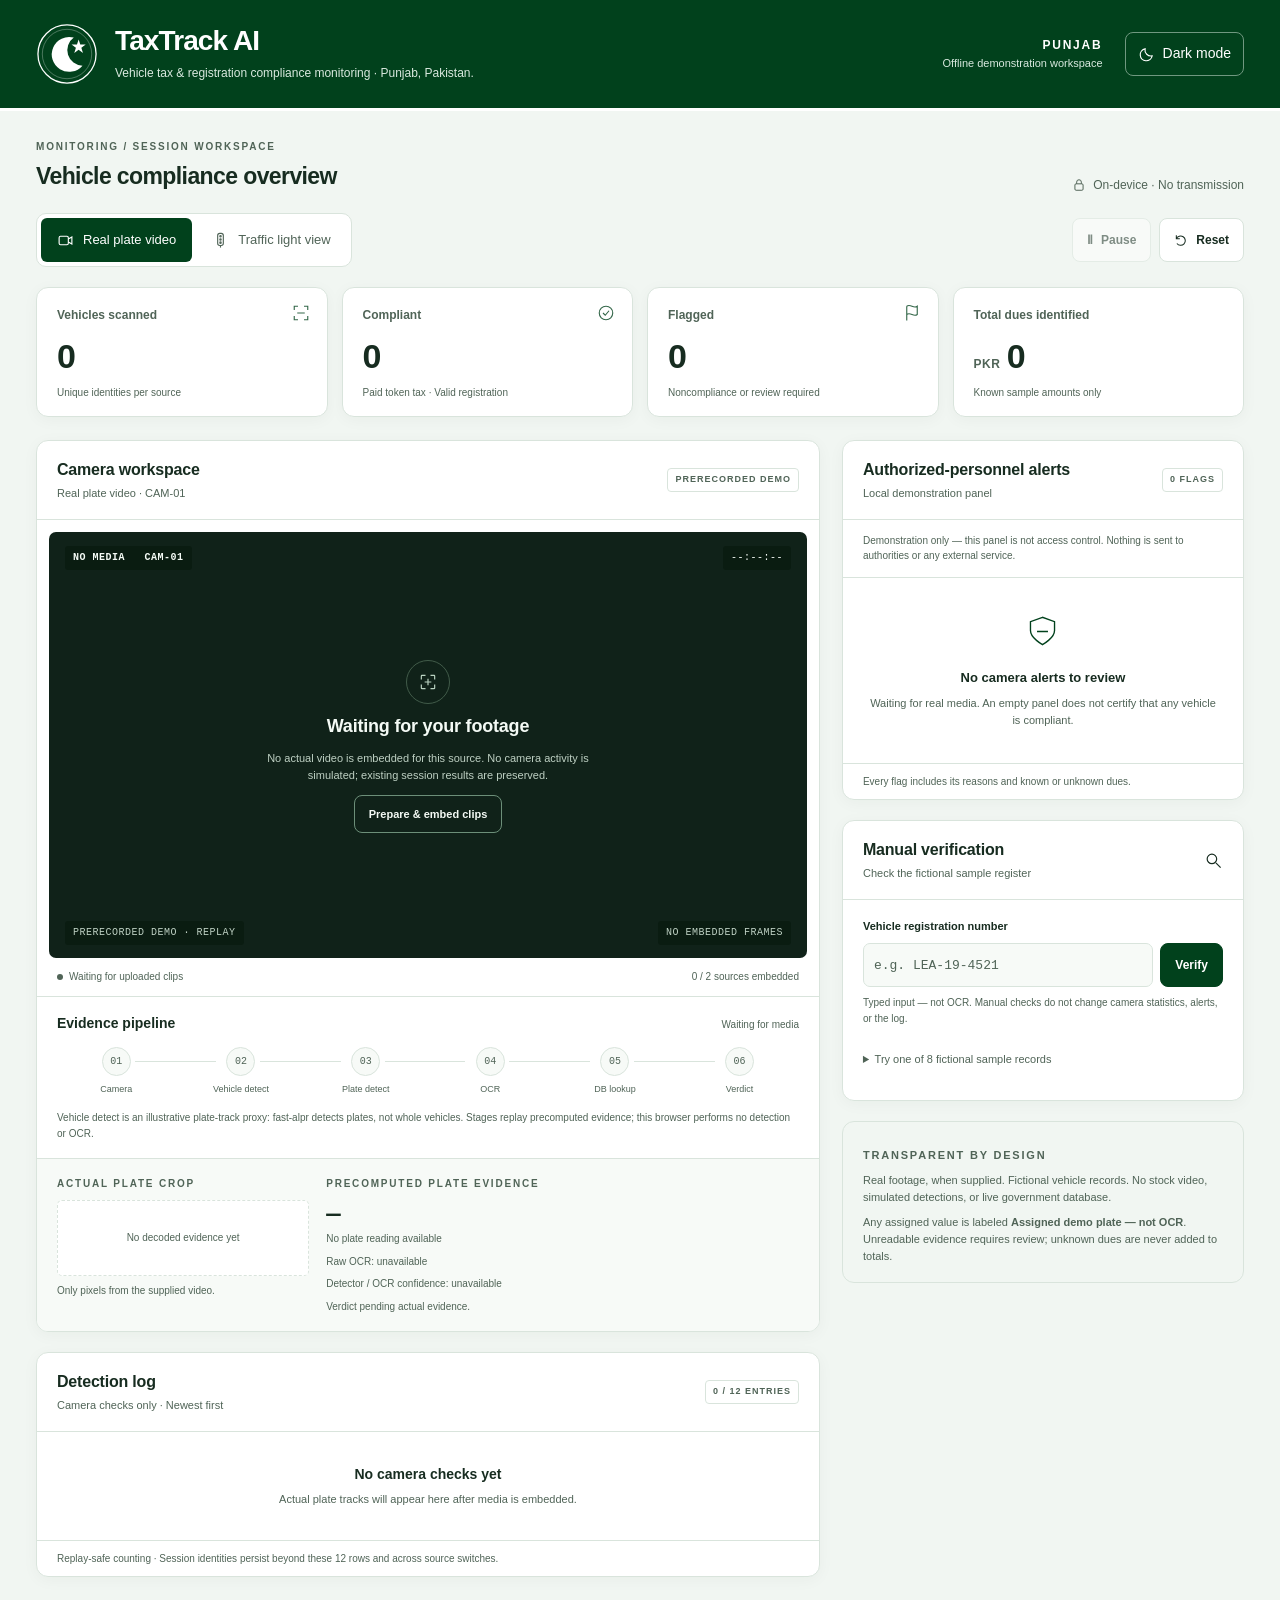
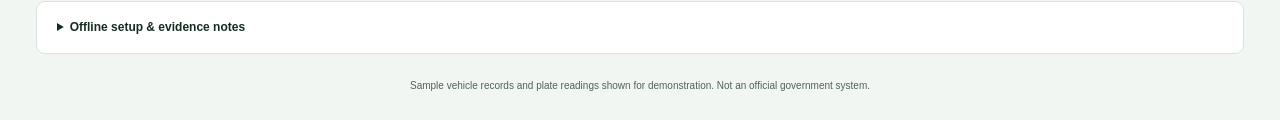
<file: TaxTrack-main/index.html>
<!doctype html>
<html lang="en">
<head>
  <meta charset="utf-8">
  <meta name="viewport" content="width=device-width, initial-scale=1">
  <meta http-equiv="Content-Security-Policy" content="default-src 'none'; script-src 'unsafe-inline'; style-src 'unsafe-inline'; media-src data: blob:; img-src data:; connect-src 'none'; base-uri 'none'; form-action 'none'">
  <meta name="color-scheme" content="light dark">
  <title>TaxTrack AI — Vehicle compliance workspace</title>
  <style>
    :root {
      --green: #01411c; --green-hover: #07582b; --white: #fff; --page: #f1f6f2; --surface: #fff;
      --surface-soft: #f7faf7; --ink: #172c20; --muted: #506457; --line: #d9e4dc; --accent: #01411c;
      --accent-soft: #e6f1e9; --alert: #b3321f; --alert-soft: #fff0ed; --alert-line: #edc2b9;
      --processing: #755800; --processing-soft: #fff5cf; --yellow: #f2cf54; --box-green: #5bdf8c; --box-red: #f16b55;
      --focus: #8b6400; --camera: #102219; --camera-ink: #f4faf5; --camera-muted: #bed0c3;
      --shadow: 0 3px 16px rgb(19 57 31 / 4%); --radius: 12px; --mono: Consolas, 'Cascadia Mono', 'Liberation Mono', monospace;
      --sans: 'Segoe UI', 'Helvetica Neue', sans-serif; color-scheme: light;
    }
    :root[data-theme="dark"] {
      --page: #111b15; --surface: #19271f; --surface-soft: #203027; --ink: #ecf5ee; --muted: #b2c4b7;
      --line: #354b3d; --accent: #91dbab; --accent-soft: #263f2e; --alert: #ff9b88; --alert-soft: #39251f;
      --alert-line: #7e463b; --processing: #f2d879; --processing-soft: #3c351d; --focus: #f2cf54;
      --shadow: none; color-scheme: dark;
    }
    * { box-sizing: border-box; }
    body { margin: 0; background: var(--page); color: var(--ink); font: 14px/1.55 var(--sans); }
    button, input, summary { font: inherit; }
    button, summary { -webkit-tap-highlight-color: transparent; }
    button { cursor: pointer; }
    button:disabled { cursor: not-allowed; opacity: .52; }
    button, input, a, summary { touch-action: manipulation; }
    :focus-visible { outline: 3px solid var(--focus); outline-offset: 4px; }
    h1, h2, h3, p { margin: 0; }
    h2 { font-size: 16px; font-weight: 650; letter-spacing: -.2px; }
    h3 { font-size: 14px; font-weight: 650; }
    svg { flex: 0 0 auto; }
    [hidden] { display: none !important; }
    .sr-only { position: absolute; width: 1px; height: 1px; padding: 0; overflow: hidden; clip-path: inset(50%); white-space: nowrap; }
    .skip-link { position: fixed; top: 8px; left: 8px; z-index: 10; padding: 10px 18px; background: var(--surface); color: var(--ink); transform: translateY(-160%); }
    .skip-link:focus { transform: none; }
    .site-header { color: var(--white); background: var(--green); border-bottom: 3px solid var(--white); }
    .header-inner { max-width: 1440px; margin: auto; min-height: 108px; padding: 20px 36px; display: flex; align-items: center; justify-content: space-between; gap: 24px; }
    .brand { display: flex; align-items: center; gap: 17px; min-width: 0; }
    .emblem { width: 62px; height: 62px; }
    .brand h1 { font-size: 28px; line-height: 1.15; letter-spacing: -.9px; font-weight: 650; }
    .brand p { margin-top: 7px; font-size: 12px; color: #d9e9df; }
    .header-aside { display: flex; align-items: center; gap: 22px; flex-shrink: 0; }
    .jurisdiction { text-align: right; font-size: 11px; color: #d9e9df; }
    .jurisdiction strong { display: block; font-size: 12px; letter-spacing: 1.8px; color: var(--white); }
    .theme-button { min-width: 44px; height: 44px; padding: 0 12px; border: 1px solid #709880; border-radius: 8px; background: transparent; color: var(--white); display: flex; align-items: center; gap: 8px; }
    .site-header :focus-visible { outline-color: var(--yellow); }
    .theme-button:hover { background: #155532; }
    main { max-width: 1440px; margin: auto; padding: 28px 36px 18px; }
    .workspace-heading { display: flex; justify-content: space-between; gap: 12px; align-items: end; margin-bottom: 19px; }
    .eyebrow { font-size: 10px; font-weight: 700; letter-spacing: 1.8px; text-transform: uppercase; color: var(--muted); }
    .workspace-heading h2 { font-size: 23px; margin-top: 4px; font-weight: 600; letter-spacing: -.6px; }
    .offline-label { display: flex; align-items: center; gap: 7px; color: var(--muted); font-size: 12px; }
    .dot { width: 6px; height: 6px; background: currentColor; border-radius: 50%; display: inline-block; flex-shrink: 0; }
    .toolbar { display: flex; justify-content: space-between; gap: 12px; align-items: center; margin-bottom: 20px; }
    .sources { display: flex; min-width: 0; padding: 4px; gap: 4px; border: 1px solid var(--line); border-radius: 10px; background: var(--surface); }
    .source-button { display: flex; align-items: center; justify-content: center; gap: 9px; min-height: 44px; padding: 9px 16px; border: 0; border-radius: 6px; background: transparent; color: var(--muted); font-size: 13px; }
    .source-button[aria-pressed="true"] { background: var(--green); color: var(--white); }
    .source-button:not([aria-pressed="true"]):hover { background: var(--surface-soft); color: var(--ink); }
    .toolbar-actions { display: flex; gap: 8px; }
    .button { min-height: 44px; border: 1px solid var(--line); border-radius: 8px; padding: 9px 14px; background: var(--surface); color: var(--ink); display: inline-flex; align-items: center; justify-content: center; gap: 8px; font-weight: 600; font-size: 12px; }
    .button:not(:disabled):hover { border-color: var(--accent); background: var(--accent-soft); }
    .button.primary { background: var(--green); border-color: var(--green); color: var(--white); }
    .button.primary:hover { background: var(--green-hover); }
    .stats { display: grid; grid-template-columns: repeat(4, minmax(0, 1fr)); gap: 14px; margin-bottom: 23px; }
    .stat { position: relative; padding: 18px 20px 16px; border: 1px solid var(--line); border-radius: var(--radius); background: var(--surface); box-shadow: var(--shadow); }
    .stat-label { font-size: 12px; font-weight: 600; color: var(--muted); }
    .stat-value { display: block; font-size: clamp(25px, 3vw, 34px); line-height: 1.2; margin: 11px 0 8px; font-weight: 600; letter-spacing: -1px; font-variant-numeric: tabular-nums; overflow-wrap: anywhere; }
    .stat-value .currency { font-size: 12px; letter-spacing: .6px; color: var(--muted); margin-right: 6px; }
    .stat-note { font-size: 10px; color: var(--muted); }
    .stat-symbol { position: absolute; top: 16px; right: 17px; color: var(--accent); opacity: .8; }
    .stat.flagged.has-flags .stat-value, .stat.flagged.has-flags .stat-symbol { color: var(--alert); }
    .dashboard-grid { display: grid; grid-template-columns: minmax(0, 1.95fr) minmax(290px, 1fr); gap: 22px; align-items: start; }
    .column { min-width: 0; display: grid; gap: 20px; }
    .card { min-width: 0; border: 1px solid var(--line); border-radius: var(--radius); background: var(--surface); box-shadow: var(--shadow); overflow: hidden; }
    .card-heading { display: flex; align-items: center; justify-content: space-between; gap: 10px; padding: 17px 20px; border-bottom: 1px solid var(--line); }
    .card-heading > div { min-width: 0; overflow-wrap: anywhere; }
    .card-heading p { font-size: 11px; color: var(--muted); margin-top: 2px; }
    .media-strip > span, .section-label > span { min-width: 0; overflow-wrap: anywhere; }
    .tag { font-size: 9px; font-weight: 700; letter-spacing: 1px; text-transform: uppercase; padding: 4px 7px; border: 1px solid var(--line); border-radius: 4px; color: var(--muted); white-space: nowrap; }
    .camera-wrap { padding: 12px; padding-bottom: 0; }
    .camera-surface { position: relative; aspect-ratio: 16 / 9; min-height: 270px; background: var(--camera); color: var(--camera-ink); border-radius: 7px; overflow: hidden; }
    #camera-canvas { display: block; width: 100%; height: 100%; position: absolute; inset: 0; object-fit: contain; }
    .camera-top, .camera-bottom { position: absolute; left: 16px; right: 16px; display: flex; align-items: center; justify-content: space-between; gap: 10px; pointer-events: none; font: 10px/1.4 var(--mono); letter-spacing: .5px; }
    .camera-top { top: 14px; z-index: 2; }
    .camera-top span, .camera-bottom span { background: rgb(10 28 17 / 88%); padding: 5px 8px; border-radius: 3px; }
    .camera-bottom { bottom: 13px; color: var(--camera-muted); }
    .camera-indicator { color: var(--camera-ink); }
    .camera-indicator.is-recording { color: var(--box-green); }
    .camera-empty { position: absolute; inset: 48px 16px 45px; display: flex; flex-direction: column; justify-content: safe center; align-items: center; text-align: center; gap: 9px; overflow-y: auto; }
    .camera-empty > * { flex-shrink: 0; }
    .camera-empty .empty-icon { width: 44px; height: 44px; padding: 11px; border: 1px solid #415b49; border-radius: 50%; color: #bad2c1; }
    .camera-empty h3 { font-size: 18px; font-weight: 550; letter-spacing: -.2px; }
    .camera-empty p { font-size: 11px; color: var(--camera-muted); max-width: 365px; }
    .camera-empty button { background: transparent; color: var(--camera-ink); border-color: #6c8f79; min-height: 38px; font-size: 11px; margin-top: 2px; }
    .camera-empty button:hover { color: var(--green); }
    .media-strip { display: flex; justify-content: space-between; align-items: center; gap: 10px; padding: 11px 20px; font-size: 10px; color: var(--muted); }
    .media-status { display: flex; gap: 6px; align-items: center; }
    .media-status[data-state="playing"] { color: var(--accent); }
    .media-status[data-state="blocked"], .media-status[data-state="error"] { color: var(--processing); }
    .pipeline { border-top: 1px solid var(--line); padding: 16px 20px; }
    .section-label { display: flex; justify-content: space-between; align-items: baseline; gap: 8px; margin-bottom: 13px; }
    .section-label span { font-size: 10px; color: var(--muted); }
    .stages { display: grid; grid-template-columns: repeat(6, minmax(0, 1fr)); gap: 6px; padding: 0; margin: 0; list-style: none; }
    .stage { position: relative; text-align: center; font-size: 9px; color: var(--muted); }
    .stage:not(:last-child)::after { content: ''; position: absolute; left: calc(50% + 19px); right: calc(-50% + 19px); top: 14px; height: 1px; background: var(--line); }
    .stage-number { display: grid; place-items: center; width: 29px; height: 29px; border-radius: 50%; border: 1px solid var(--line); margin: 0 auto 7px; font: 10px var(--mono); background: var(--surface-soft); }
    .stage.is-current .stage-number { border-color: var(--processing); color: var(--processing); background: var(--processing-soft); }
    .stage.is-done .stage-number { border-color: var(--accent); color: var(--accent); background: var(--accent-soft); }
    .stage.is-flagged .stage-number { border-color: var(--alert); color: var(--alert); background: var(--alert-soft); }
    .pipeline-note { font-size: 10px; line-height: 1.6; color: var(--muted); margin-top: 13px; }
    .evidence { display: grid; grid-template-columns: minmax(0, .8fr) minmax(0, 1.5fr); gap: 17px; padding: 17px 20px; border-top: 1px solid var(--line); background: var(--surface-soft); }
    .crop-frame { min-height: 68px; height: 76px; margin-top: 8px; border: 1px dashed var(--line); border-radius: 5px; display: grid; place-items: center; background: var(--surface); overflow: hidden; }
    .crop-frame span { color: var(--muted); font-size: 10px; padding: 4px; text-align: center; }
    #crop-canvas { display: block; max-width: 100%; max-height: 72px; object-fit: contain; }
    .small-note { font-size: 10px; color: var(--muted); overflow-wrap: anywhere; margin-top: 7px; }
    .plate-reading { min-height: 37px; font: 600 clamp(17px, 2vw, 24px)/1.35 var(--mono); letter-spacing: 1px; padding-top: 7px; overflow-wrap: anywhere; }
    .evidence-label { color: var(--muted); font-size: 10px; }
    .evidence-label.assigned { color: var(--processing); font-weight: 650; }
    .badge { display: inline-block; font-size: 10px; font-weight: 600; padding: 3px 7px; border-radius: 4px; background: var(--surface-soft); color: var(--muted); }
    .badge.good { color: var(--accent); background: var(--accent-soft); }
    .badge.flag { color: var(--alert); background: var(--alert-soft); }
    .badge.wait { color: var(--processing); background: var(--processing-soft); }
    .table-wrap { overflow-x: auto; max-width: 100%; }
    table { width: 100%; border-collapse: collapse; text-align: left; font-size: 11px; min-width: 635px; }
    th { padding: 11px 15px; background: var(--surface-soft); color: var(--muted); font-size: 9px; font-weight: 600; letter-spacing: .5px; text-transform: uppercase; white-space: nowrap; }
    td { padding: 13px 15px; border-top: 1px solid var(--line); vertical-align: top; }
    td small { display: block; font-size: 9px; color: var(--muted); margin-top: 4px; max-width: 150px; }
    .mono { font-family: var(--mono); font-variant-numeric: tabular-nums; }
    .log-empty { padding: 32px 20px; text-align: center; }
    .log-empty p { color: var(--muted); font-size: 11px; margin-top: 5px; }
    .card-foot { padding: 10px 20px; border-top: 1px solid var(--line); color: var(--muted); font-size: 10px; }
    .alert-intro { padding: 13px 20px; border-bottom: 1px solid var(--line); color: var(--muted); font-size: 10px; }
    .alert-empty { padding: 36px 25px 34px; text-align: center; }
    .alert-empty svg { color: var(--accent); margin-bottom: 12px; }
    .alert-empty h3 { font-size: 13px; }
    .alert-empty p { font-size: 11px; color: var(--muted); margin-top: 7px; }
    .alert-list { padding: 0; margin: 0; list-style: none; max-height: 410px; overflow-y: auto; }
    .alert-item { padding: 16px 20px; border-top: 1px solid var(--alert-line); background: var(--alert-soft); border-left: 3px solid var(--alert); }
    .alert-item:first-child { border-top: 0; }
    .alert-title { display: flex; flex-wrap: wrap; align-items: center; justify-content: space-between; gap: 5px; color: var(--alert); font-weight: 650; overflow-wrap: anywhere; }
    .alert-item p { font-size: 10px; margin-top: 6px; color: var(--muted); overflow-wrap: anywhere; }
    .alert-item ul { padding-left: 16px; margin: 9px 0; font-size: 11px; }
    .alert-dues { font: 600 12px var(--mono); color: var(--alert); }
    .manual-body { padding: 18px 20px 20px; }
    .manual-body label { display: block; font-size: 11px; font-weight: 600; margin-bottom: 8px; }
    .input-row { display: flex; gap: 7px; }
    .input-row input { min-width: 0; width: 100%; border: 1px solid var(--line); border-radius: 7px; background: var(--surface-soft); color: var(--ink); padding: 10px; font: 13px var(--mono); min-height: 44px; text-transform: uppercase; }
    .input-row input::placeholder { color: var(--muted); text-transform: none; }
    .input-row input[aria-invalid="true"] { border-color: var(--processing); }
    .manual-notice { font-size: 10px; color: var(--muted); margin-top: 8px; }
    .manual-error { color: var(--processing); font-size: 11px; margin-top: 8px; }
    .examples { margin-top: 18px; }
    .examples summary { cursor: pointer; color: var(--muted); font-size: 11px; padding: 7px 0; min-height: 36px; }
    .example-list { display: grid; grid-template-columns: repeat(2, minmax(0, 1fr)); gap: 6px; margin-top: 7px; }
    .example-button { min-width: 0; min-height: 44px; padding: 7px 8px; text-align: left; border: 1px solid var(--line); border-radius: 5px; background: var(--surface-soft); color: var(--ink); font: 10px var(--mono); }
    .example-button small { display: block; margin-top: 4px; font: 9px var(--sans); color: var(--muted); }
    .example-button:hover { border-color: var(--accent); }
    .manual-result { margin-top: 15px; padding: 13px; border: 1px solid var(--line); border-radius: 7px; background: var(--surface-soft); overflow-wrap: anywhere; }
    .manual-result.flagged { border-color: var(--alert-line); background: var(--alert-soft); }
    .manual-result p { font-size: 11px; margin-top: 7px; }
    .manual-result ul { margin: 8px 0; padding-left: 17px; font-size: 11px; }
    .disclosure { padding: 17px 20px; border: 1px solid var(--line); border-radius: var(--radius); }
    .disclosure p { font-size: 11px; color: var(--muted); margin-top: 8px; }
    .help { margin-top: 24px; border: 1px solid var(--line); border-radius: 9px; background: var(--surface); }
    .help > summary { padding: 16px 20px; cursor: pointer; font-size: 12px; font-weight: 600; }
    .help-content { padding: 0 20px 20px; font-size: 12px; overflow-wrap: anywhere; }
    .help-content h3 { margin: 20px 0 8px; }
    .help-content p { margin: 8px 0; max-width: 900px; }
    .help-content pre { padding: 14px; background: var(--surface-soft); border: 1px solid var(--line); border-radius: 6px; white-space: pre-wrap; overflow-wrap: anywhere; font: 11px/1.8 var(--mono); }
    .help-content li { margin: 6px 0; }
    footer { max-width: 1440px; margin: auto; padding: 6px 36px 26px; text-align: center; color: var(--muted); font-size: 10px; }
    #decoder { position: fixed; width: 1px; height: 1px; top: 0; left: 0; opacity: 0; pointer-events: none; clip-path: inset(50%); }
    .noscript { padding: 16px; background: var(--processing-soft); color: var(--processing); }
    @media (max-width: 1050px) { .header-inner { padding-inline: 24px; } main { padding-inline: 24px; } .dashboard-grid { grid-template-columns: minmax(0, 1.65fr) minmax(280px, 1fr); gap: 16px; } .stat { padding-inline: 16px; } .stat-symbol { display: none; } .evidence { grid-template-columns: minmax(0, .85fr) minmax(0, 1.2fr); gap: 12px; } }
    @media (max-width: 820px) { .dashboard-grid { grid-template-columns: minmax(0, 1fr); } .jurisdiction { display: none; } .camera-surface { min-height: 290px; } .stats { gap: 10px; } .stat-label { font-size: 11px; } .evidence { grid-template-columns: minmax(0, .7fr) minmax(0, 1.3fr); } }
    @media (max-width: 540px) {
      .header-inner { padding: 19px 16px; gap: 12px; align-items: flex-start; } .brand { gap: 10px; align-items: flex-start; } .emblem { width: 42px; height: 42px; }
      .brand h1 { font-size: 24px; } .brand p { font-size: 10px; line-height: 1.6; } .theme-button { width: 44px; padding: 0; justify-content: center; } .theme-button span { display: none; }
      main { padding: 21px 14px 16px; } .workspace-heading { align-items: start; } .workspace-heading h2 { font-size: 20px; } .offline-label { font-size: 0; padding-top: 7px; } .offline-label svg { width: 16px; }
      .toolbar { flex-wrap: wrap; gap: 10px; } .sources { width: 100%; } .source-button { flex: 1; font-size: 11px; padding-inline: 5px; gap: 5px; } .source-button svg { width: 14px; }
      .toolbar-actions { margin-left: auto; } .toolbar-actions .button { padding-block: 7px; } .stats { grid-template-columns: repeat(2, minmax(0, 1fr)); gap: 9px; margin-bottom: 16px; }
      .stat { padding: 14px; } .stat-value { font-size: 29px; margin-block: 8px 5px; } .stat-note { font-size: 9px; }
      .card-heading { padding: 15px; } h2 { font-size: 14px; } .card-heading p { font-size: 10px; } .tag { font-size: 8px; letter-spacing: .6px; }
      .camera-wrap { padding: 8px 8px 0; } .camera-surface { min-height: 275px; } .camera-top, .camera-bottom { left: 10px; right: 10px; font-size: 8px; gap: 4px; }
      .camera-empty { inset-inline: 13px; gap: 8px; } .camera-empty h3 { font-size: 16px; } .camera-empty p { font-size: 10px; }
      .media-strip { padding-inline: 14px; flex-wrap: wrap; font-size: 9px; } .pipeline { padding: 15px 12px; } .section-label span { font-size: 9px; }
      .stages { gap: 3px; } .stage { font-size: 8px; } .stage-number { width: 26px; height: 26px; } .stage:not(:last-child)::after { top: 12px; left: calc(50% + 16px); right: calc(-50% + 16px); }
      .evidence { padding: 15px; gap: 12px; grid-template-columns: minmax(0, 1fr); } .crop-frame { max-width: 260px; } .plate-reading { font-size: 22px; }
      .manual-body, .alert-intro, .disclosure { padding-inline: 15px; } .help > summary { padding-inline: 15px; } .help-content { padding-inline: 15px; } footer { padding-inline: 18px; }
    }
    @media (prefers-reduced-motion: no-preference) { .button, .theme-button, .source-button { transition: background-color 140ms ease, border-color 140ms ease; } .stats { animation: settle 350ms ease-out both; } .dashboard-grid { animation: settle 450ms 60ms ease-out both; } @keyframes settle { from { opacity: 0; transform: translateY(5px); } to { opacity: 1; transform: none; } } }
    @media (prefers-reduced-motion: reduce) { *, *::before, *::after { animation: none !important; transition: none !important; scroll-behavior: auto !important; } }
  </style>
</head>
<body>
  <a class="skip-link" href="#workspace">Skip to workspace</a>
  <header class="site-header">
    <div class="header-inner">
      <div class="brand">
        <svg class="emblem" viewBox="0 0 64 64" aria-hidden="true"><circle cx="32" cy="32" r="30" fill="none" stroke="white" stroke-width="1.3"/><circle cx="32" cy="32" r="25.5" fill="none" stroke="white" stroke-opacity=".3"/><path d="M39 15a18 18 0 1 0 9 29 16 16 0 0 1-9-29Z" fill="white"/><path d="m44 17 1.7 5.3h5.6l-4.5 3.3 1.7 5.3-4.5-3.3-4.5 3.3 1.7-5.3-4.5-3.3h5.6Z" fill="white"/></svg>
        <div><h1>TaxTrack AI</h1><p>Vehicle tax &amp; registration compliance monitoring · Punjab, Pakistan.</p></div>
      </div>
      <div class="header-aside"><div class="jurisdiction"><strong>PUNJAB</strong>Offline demonstration workspace</div><button id="theme-toggle" class="theme-button" type="button" aria-label="Use dark theme" aria-pressed="false"><svg width="17" height="17" viewBox="0 0 24 24" fill="none" stroke="currentColor" stroke-width="1.6" aria-hidden="true"><path d="M20 14a8.5 8.5 0 0 1-10-10A8.5 8.5 0 1 0 20 14Z"/></svg><span id="theme-label">Dark mode</span></button></div>
    </div>
  </header>
  <noscript><p class="noscript">JavaScript is required for local video playback and manual checks. No camera results are available without it.</p></noscript>
  <main id="workspace" tabindex="-1">
    <div class="workspace-heading"><div><p class="eyebrow">Monitoring / Session workspace</p><h2>Vehicle compliance overview</h2></div><span class="offline-label"><svg width="14" height="14" viewBox="0 0 24 24" fill="none" stroke="currentColor" stroke-width="1.7" aria-hidden="true"><rect x="5" y="10" width="14" height="11" rx="2"/><path d="M8 10V7a4 4 0 0 1 8 0v3"/></svg>On-device · No transmission</span></div>
    <div class="toolbar" aria-label="Camera and session controls">
      <div class="sources" role="group" aria-label="Video source">
        <button class="source-button" type="button" data-source="closeup" aria-pressed="true"><svg width="17" height="17" viewBox="0 0 24 24" fill="none" stroke="currentColor" stroke-width="1.6" aria-hidden="true"><rect x="3" y="6" width="13" height="12" rx="2"/><path d="m16 10 5-3v10l-5-3"/></svg>Real plate video</button>
        <button class="source-button" type="button" data-source="traffic" aria-pressed="false"><svg width="17" height="17" viewBox="0 0 24 24" fill="none" stroke="currentColor" stroke-width="1.6" aria-hidden="true"><rect x="8" y="2" width="8" height="17" rx="3"/><path d="M12 19v3"/><circle cx="12" cy="6" r="1"/><circle cx="12" cy="10.5" r="1"/><circle cx="12" cy="15" r="1"/></svg>Traffic light view</button>
      </div>
      <div class="toolbar-actions"><button id="pause-button" class="button" type="button" disabled><span id="pause-glyph" aria-hidden="true">Ⅱ</span><span id="pause-label">Pause</span></button><button id="reset-button" class="button" type="button"><svg width="14" height="14" viewBox="0 0 24 24" fill="none" stroke="currentColor" stroke-width="1.8" aria-hidden="true"><path d="M4 10a8 8 0 1 1 1 8M4 4v6h6"/></svg>Reset</button></div>
    </div>
    <section class="stats" aria-label="Automatic camera statistics; manual checks are excluded">
      <article class="stat"><p class="stat-label">Vehicles scanned</p><svg class="stat-symbol" width="18" height="18" viewBox="0 0 24 24" fill="none" stroke="currentColor" stroke-width="1.5" aria-hidden="true"><path d="M3 8V3h5m8 0h5v5m0 8v5h-5M8 21H3v-5M7 12h10"/></svg><strong class="stat-value" id="stat-scanned">0</strong><p class="stat-note">Unique identities per source</p></article>
      <article class="stat"><p class="stat-label">Compliant</p><svg class="stat-symbol" width="18" height="18" viewBox="0 0 24 24" fill="none" stroke="currentColor" stroke-width="1.5" aria-hidden="true"><circle cx="12" cy="12" r="9"/><path d="m8 12 3 3 5-6"/></svg><strong class="stat-value" id="stat-compliant">0</strong><p class="stat-note">Paid token tax · Valid registration</p></article>
      <article class="stat flagged" id="flag-stat"><p class="stat-label">Flagged</p><svg class="stat-symbol" width="18" height="18" viewBox="0 0 24 24" fill="none" stroke="currentColor" stroke-width="1.5" aria-hidden="true"><path d="M5 22V3m0 0c5-4 9 4 14 0v11c-5 4-9-4-14 0"/></svg><strong class="stat-value" id="stat-flagged">0</strong><p class="stat-note">Noncompliance or review required</p></article>
      <article class="stat"><p class="stat-label">Total dues identified</p><strong class="stat-value"><span class="currency">PKR</span><span id="stat-dues">0</span></strong><p class="stat-note">Known sample amounts only</p></article>
    </section>
    <div class="dashboard-grid">
      <div class="column">
        <section class="card" aria-labelledby="camera-title">
          <div class="card-heading"><div><h2 id="camera-title">Camera workspace</h2><p id="source-description">Real plate video · CAM-01</p></div><span class="tag">Prerecorded demo</span></div>
          <div class="camera-wrap"><div class="camera-surface">
            <canvas id="camera-canvas" width="640" height="360" role="img" aria-label="Camera waiting for an embedded video. No footage or detections are simulated."></canvas>
            <div class="camera-top"><span><b id="record-indicator" class="camera-indicator">NO MEDIA</b> &nbsp; <b id="camera-id">CAM-01</b></span><span id="camera-clock">--:--:--</span></div>
            <div class="camera-empty" id="media-overlay"><svg class="empty-icon" viewBox="0 0 24 24" fill="none" stroke="currentColor" stroke-width="1.4" aria-hidden="true"><path d="M4 9V4h5m6 0h5v5m0 6v5h-5M9 20H4v-5m4-3h8m-4-4v8"/></svg><h3 id="media-title">Waiting for your footage</h3><p id="media-message">The selected clips have not been supplied. Camera statistics will stay at zero until actual videos are embedded.</p><button class="button" id="media-action" type="button">Prepare &amp; embed clips</button></div>
            <div class="camera-bottom"><span>PRERECORDED DEMO · REPLAY</span><span id="frame-label">NO EMBEDDED FRAMES</span></div>
          </div></div>
          <div class="media-strip"><span id="media-status" class="media-status" data-state="waiting"><i class="dot" aria-hidden="true"></i><span id="media-status-text">Waiting for uploaded clips</span></span><span id="media-metadata">0 / 2 sources embedded</span></div>
          <div class="pipeline"><div class="section-label"><h3>Evidence pipeline</h3><span id="pipeline-state">Waiting for media</span></div><ol class="stages" aria-label="Six-stage evidence presentation"><li class="stage"><span class="stage-number">01</span>Camera</li><li class="stage"><span class="stage-number">02</span>Vehicle detect</li><li class="stage"><span class="stage-number">03</span>Plate detect</li><li class="stage"><span class="stage-number">04</span>OCR</li><li class="stage"><span class="stage-number">05</span>DB lookup</li><li class="stage"><span class="stage-number">06</span>Verdict</li></ol><p class="pipeline-note">Vehicle detect is an illustrative plate-track proxy: fast-alpr detects plates, not whole vehicles. Stages replay precomputed evidence; this browser performs no detection or OCR.</p></div>
          <div class="evidence"><div><p class="eyebrow">Actual plate crop</p><div class="crop-frame"><canvas id="crop-canvas" width="1" height="1" role="img" aria-label="Actual decoded plate crop" hidden></canvas><span id="crop-empty">No decoded evidence yet</span></div><p id="crop-caption" class="small-note">Only pixels from the supplied video.</p></div><div><p class="eyebrow" id="reading-heading">Precomputed plate evidence</p><p id="plate-reading" class="plate-reading">—</p><p id="evidence-origin" class="evidence-label">No plate reading available</p><p id="raw-ocr" class="small-note">Raw OCR: unavailable</p><p id="confidence-note" class="small-note">Detector / OCR confidence: unavailable</p><p id="evidence-verdict" class="small-note">Verdict pending actual evidence.</p></div></div>
        </section>
        <section class="card" aria-labelledby="log-title"><div class="card-heading"><div><h2 id="log-title">Detection log</h2><p>Camera checks only · Newest first</p></div><span class="tag" id="log-count">0 / 12 entries</span></div><div id="log-empty" class="log-empty"><h3>No camera checks yet</h3><p>Actual plate tracks will appear here after media is embedded.</p></div><div class="table-wrap" id="log-wrap" tabindex="0" role="region" aria-label="Camera detection log; scroll horizontally for all columns" hidden><table><caption class="sr-only">Latest twelve camera verdicts with evidence origin and sample database status</caption><thead><tr><th scope="col">Time</th><th scope="col">Plate</th><th scope="col">Vehicle</th><th scope="col">Token tax</th><th scope="col">Registration</th><th scope="col">Dues</th></tr></thead><tbody id="log-body"></tbody></table></div><p class="card-foot">Replay-safe counting · Session identities persist beyond these 12 rows and across source switches.</p></section>
      </div>
      <aside class="column" aria-label="Alerts and manual verification">
        <section class="card" aria-labelledby="alerts-title"><div class="card-heading"><div><h2 id="alerts-title">Authorized-personnel alerts</h2><p>Local demonstration panel</p></div><span class="tag" id="alert-count">0 flags</span></div><p class="alert-intro">Demonstration only — this panel is not access control. Nothing is sent to authorities or any external service.</p><div class="alert-empty" id="alert-empty"><svg width="35" height="35" viewBox="0 0 32 32" fill="none" stroke="currentColor" stroke-width="1.25" aria-hidden="true"><path d="M16 3 5 7v8c0 7 11 13 11 13s11-6 11-13V7L16 3Z"/><path d="M11 16h10"/></svg><h3>No camera alerts to review</h3><p>Waiting for real media. An empty panel does not certify that any vehicle is compliant.</p></div><ol class="alert-list" id="alert-list" aria-label="Flagged camera identities" tabindex="0" hidden></ol><p class="card-foot">Every flag includes its reasons and known or unknown dues.</p></section>
        <section class="card" aria-labelledby="manual-title"><div class="card-heading"><div><h2 id="manual-title">Manual verification</h2><p>Check the fictional sample register</p></div><svg width="19" height="19" viewBox="0 0 24 24" fill="none" stroke="currentColor" stroke-width="1.5" aria-hidden="true"><circle cx="10" cy="10" r="6"/><path d="m15 15 6 6"/></svg></div><div class="manual-body"><form id="manual-form" novalidate><label for="plate-input">Vehicle registration number</label><div class="input-row"><input id="plate-input" name="plate" type="text" maxlength="64" placeholder="e.g. LEA-19-4521" autocomplete="off" spellcheck="false" aria-describedby="manual-hint manual-error"><button class="button primary" type="submit">Verify</button></div><p id="manual-hint" class="manual-notice">Typed input — not OCR. Manual checks do not change camera statistics, alerts, or the log.</p><p id="manual-error" class="manual-error" hidden></p></form><div id="manual-result" class="manual-result" role="status" aria-live="polite" aria-atomic="true" hidden></div><details class="examples"><summary>Try one of 8 fictional sample records</summary><div id="example-list" class="example-list"></div></details></div></section>
        <section class="disclosure" aria-labelledby="demo-title"><p class="eyebrow" id="demo-title">Transparent by design</p><p>Real footage, when supplied. Fictional vehicle records. No stock video, simulated detections, or live government database.</p><p>Any assigned value is labeled <strong>Assigned demo plate — not OCR</strong>. Unreadable evidence requires review; unknown dues are never added to totals.</p></section>
      </aside>
    </div>
    <details class="help" id="setup-help"><summary id="setup-summary">Offline setup &amp; evidence notes</summary><div class="help-content">
      <h3>1. Supply the actual clips</h3><p id="upload-note">The selected upload option is “Upload clips now,” but no user clips are present yet. Supply closeup.mp4 and traffic.mp4 yourself. No replacement footage is generated. This template remains usable for manual checks without media.</p><p>Run the following in Windows PowerShell from the project folder once the companion prepare_videos.py tool and clips are available. The browser does not upload or analyze video; extraction and embedding happen locally in the tool.</p>
      <h3>2. Isolate Python 3.12 and inspect the tool</h3><pre><code>py -3.12 -m venv .venv
.\.venv\Scripts\python.exe -m pip install "fast-alpr[onnx]==0.4.0"
.\.venv\Scripts\python.exe prepare_videos.py --help
.\.venv\Scripts\python.exe prepare_videos.py extract --help
.\.venv\Scripts\python.exe prepare_videos.py embed --help</code></pre><p>Do not change the host OpenCV installation. Initial package installation and the first model load require downloads. After preparation, the generated HTML plays locally with zero browser network requests; there is no CDN or browser inference.</p>
      <h3>3. Extract actual plate tracks</h3><pre><code>.\.venv\Scripts\python.exe prepare_videos.py extract --video closeup.mp4 --source-id closeup --output closeup.json
.\.venv\Scripts\python.exe prepare_videos.py extract --video traffic.mp4 --source-id traffic --output traffic.json</code></pre><p>Use upright constant-frame-rate clips, preferably browser-compatible H.264 MP4. Variable-frame-rate input must be normalized to a new file first; then extract and embed that same file. If timestamps cannot be verified, --assume-cfr explicitly accepts the assumption and records it. Do not use it to disguise known variable timing.</p>
      <h3>4. Optional, explicitly assigned demonstration plates</h3><p>Review actual track IDs and raw OCR in the extracted JSON. To assign fictional sample records to unreadable tracks, create a separate assignments.json mapping IDs to strings, for example:</p><pre><code>{"3": "LEA-19-4521", "8": "LEE-17-6240"}</code></pre><p>These strings are assigned demo plates — not OCR. Use a separate mapping for each source if needed. Rerun extraction with the mapping and either a new output path or explicit --force to replace the previous extraction:</p><pre><code>.\.venv\Scripts\python.exe prepare_videos.py extract --video closeup.mp4 --source-id closeup --output closeup.json --demo-assignments assignments.json --force</code></pre><p>Raw OCR and its confidence are retained separately. Centroid tracking can split or merge identities at crossings or occlusions; reviewed canonical vehicleId values in track metadata can correct identity grouping. The interface never infers identity from a plate string.</p>
      <h3>5. Embed both videos, then open the output</h3><p>Call --help before embedding. Both real clips and their matching extraction outputs are required. The tool validates SHA-256 hashes and the shared schema. Never modify or re-encode a clip between extraction and embedding.</p><pre><code>.\.venv\Scripts\python.exe prepare_videos.py embed --help
.\.venv\Scripts\python.exe prepare_videos.py embed --template index.html --closeup-video closeup.mp4 --closeup-data closeup.json --traffic-video traffic.mp4 --traffic-data traffic.json --output TaxTrackAI.html
Start-Process .\TaxTrackAI.html</code></pre><p>Existing output files require explicit --force; input media must never be overwritten. In PowerShell, use semicolons to separate commands if putting them on one line. Base64 increases media size by roughly one third; favor short clips without sacrificing plate detail.</p>
      <h3>How this demonstration works</h3><ul><li>One muted, looping decoder supplies actual pixels to the camera canvas. REC is a replay overlay, not a live recording or transmission. The clock is elapsed clip time.</li><li>The six stages present precomputed metadata over approximately 1.5 seconds of media time, shortened near the clip end. Vehicle detect is an illustrative plate-track proxy, not a fabricated whole-vehicle detector.</li><li>Typing presents precomputed OCR text or explicitly assigned demo text; it is not live browser OCR. Reduced-motion mode shows the available text without character animation.</li><li>A crop is captured only from matching decoded plate coordinates. If the exact evidence frame is skipped, the crop is labeled as a sampled frame, or shown as unavailable; no text or image is manufactured.</li><li>Paid token tax plus valid registration is compliant. Unpaid, expired, unknown, or unreadable evidence is flagged with every reason. Unknown dues are excluded from totals.</li><li>One verdict is counted per source plus canonical vehicle identity. Replays and source switches preserve this session-wide set even after older log rows disappear. Manual input is separate. Reset clears the session and restarts the selected source.</li><li>Pause freezes video and stage progress. If the browser blocks autoplay or cannot decode a clip, use Resume or the recovery action. Switching sources cancels pending work without clearing camera totals.</li><li>Session results are held only in memory. Only the theme preference is stored when local storage is available; direct-file restrictions are safely ignored.</li></ul>
      <h3>Verification still required</h3><p>No execution is implied by this template. Verify should check direct-file opening, no external requests, manual status combinations, unknown and empty input, keyboard use, both themes, reduced motion, and 320/768/desktop widths. Once real clips arrive, verify actual crops, stage timing, dropped-frame boundaries, three replay loops, source switches, autoplay recovery, pause, reset cancellation, and deduplication beyond 12 rows. Media quality and clip-specific identity continuity cannot be certified without the supplied footage.</p>
    </div></details>
  </main>
  <footer>Sample vehicle records and plate readings shown for demonstration. Not an official government system.</footer>
  <p id="announcer" class="sr-only" role="status" aria-live="polite" aria-atomic="true"></p>
  <video id="decoder" muted autoplay loop playsinline preload="auto" aria-hidden="true" tabindex="-1" disablepictureinpicture></video>
  <!-- TAXTRACK_DATA_BEGIN -->
  <script id="taxtrack-data" type="application/json">{"schemaVersion":1,"sources":[]}</script>
  <!-- TAXTRACK_DATA_END -->
  <script>
    (() => {
      'use strict';
      const nodes = new Map();
      const $ = id => { if (!nodes.has(id)) nodes.set(id, document.getElementById(id)); return nodes.get(id); };
      const text = (id, value) => { const node = $(id); const next = String(value); if (node.textContent !== next) node.textContent = next; };
      const element = (tag, className, value) => { const node = document.createElement(tag); if (className) node.className = className; if (value !== undefined) node.textContent = String(value); return node; };
      const announce = message => text('announcer', message);
      const money = value => new Intl.NumberFormat('en-PK', { maximumFractionDigits: 0 }).format(value);
      const clock = seconds => { const value = Math.max(0, Math.floor(seconds)); return [Math.floor(value / 3600), Math.floor(value / 60) % 60, value % 60].map(n => String(n).padStart(2, '0')).join(':'); };
      // Normalize separators and case only. Never substitute uncertain characters such as O/0 or I/1.
      const normalizePlate = plate => String(plate == null ? '' : plate).toUpperCase().replace(/[\s._/\\-]+/g, '');
      const mockRecords = Object.freeze([
        { plate: 'LEA-19-4521', vehicle: 'Toyota Corolla', tokenTax: 'Paid', registration: 'Valid', duesPkr: 0 },
        { plate: 'LEB-20-7814', vehicle: 'Honda City', tokenTax: 'Unpaid', registration: 'Valid', duesPkr: 12500 },
        { plate: 'LEC-18-3096', vehicle: 'Suzuki Alto', tokenTax: 'Paid', registration: 'Expired', duesPkr: 3000 },
        { plate: 'LEE-17-6240', vehicle: 'Toyota Hiace', tokenTax: 'Unpaid', registration: 'Expired', duesPkr: 18500 },
        { plate: 'LWF-22-1188', vehicle: 'Honda Civic', tokenTax: 'Paid', registration: 'Valid', duesPkr: 0 },
        { plate: 'LXD-21-9072', vehicle: 'Suzuki Cultus', tokenTax: 'Unpaid', registration: 'Valid', duesPkr: 8600 },
        { plate: 'RIB-16-5530', vehicle: 'Suzuki Bolan', tokenTax: 'Paid', registration: 'Expired', duesPkr: 2500 },
        { plate: 'MNA-23-2047', vehicle: 'Kia Sportage', tokenTax: 'Unpaid', registration: 'Expired', duesPkr: 22000 }
      ]);
      const database = new Map(mockRecords.map(record => [normalizePlate(record.plate), record]));
      const placeholders = { closeup: { name: 'Real plate video', cameraId: 'CAM-01' }, traffic: { name: 'Traffic light view', cameraId: 'CAM-02' } };
      const sources = new Map(), sourceErrors = new Map(), seenIdentities = new Set();
      const decoder = $('decoder'), camera = $('camera-canvas'), crop = $('crop-canvas');
      const cameraContext = camera.getContext('2d'), cropContext = crop.getContext('2d');
      const motionPreference = window.matchMedia('(prefers-reduced-motion: reduce)');
      const stageNodes = Array.from(document.querySelectorAll('.stage'));
      const state = { selected: 'closeup', source: null, sourceEpoch: 0, runEpoch: 0, callback: null, ready: false, hasFrame: false, userPaused: false, mode: 'waiting', lastTime: -1, loop: 1, boundary: 0, events: [], tracks: [], trackMap: new Map(), detail: null, cropInfo: null, compliant: 0, flagged: 0, dues: 0 };
      let envelopeError = '';

      function verdict(plate, plateSource) {
        if (plateSource === 'unreadable' || !normalizePlate(plate)) return { plate: 'Unreadable', vehicle: 'Review required', tokenTax: 'Not checked', registration: 'Not checked', duesPkr: null, compliant: false, review: true, reasons: ['Plate evidence is unreadable; manual review is required.', 'Token tax, registration and dues cannot be established.'] };
        const record = database.get(normalizePlate(plate));
        if (!record) return { plate: String(plate), vehicle: 'Not found', tokenTax: 'Not found', registration: 'Not found', duesPkr: null, compliant: false, review: true, reasons: ['Plate not found in the fictional sample register.', 'Token tax and registration are unknown; manual review is required.', 'Dues are unknown and excluded from the total.'] };
        const reasons = [];
        if (record.tokenTax !== 'Paid') reasons.push('Token tax is unpaid.');
        if (record.registration !== 'Valid') reasons.push('Vehicle registration has expired.');
        return { ...record, compliant: reasons.length === 0, review: false, reasons };
      }
      const evidenceOrigin = track => track.plateSource === 'demo_assigned' ? 'Assigned demo plate — not OCR' : track.plateSource === 'ocr' ? 'Precomputed OCR — not live browser OCR' : 'Unreadable evidence — review required';
      const duesText = result => result.duesPkr === null ? 'Unknown dues' : 'PKR ' + money(result.duesPkr);
      const verdictLabel = result => result.compliant ? 'Compliant' : result.review ? 'Review required' : 'Flagged';
      const canonicalKey = (source, track, trackId) => JSON.stringify([source.id, String(track.vehicleId == null ? trackId : track.vehicleId)]);
      function confidence(value) {
        if (value === null || value === undefined) return 'unavailable';
        if (Array.isArray(value)) return value.length ? value.map(confidence).join(' / ') + ' (per character)' : 'unavailable';
        return value >= 0 && value <= 1 ? (value * 100).toFixed(1) + '%' : String(value);
      }
      function statusBadge(value, good) { return element('span', 'badge ' + (good ? 'good' : 'flag'), value); }

      function validateSource(source) {
        const object = value => value !== null && typeof value === 'object' && !Array.isArray(value);
        const require = (condition, message) => { if (!condition) throw new Error(message); };
        require(object(source) && Object.hasOwn(placeholders, source.id), 'Unrecognized source ID.');
        require(source.cameraId === placeholders[source.id].cameraId && typeof source.name === 'string', 'Invalid source name or camera ID.');
        require(typeof source.mime === 'string' && /^video\/[a-z0-9.+-]+$/i.test(source.mime), 'Invalid video MIME type.');
        require(source.videoBase64 === null || (typeof source.videoBase64 === 'string' && source.videoBase64.length > 0), 'Invalid embedded video value.');
        require(typeof source.videoSha256 === 'string' && /^[a-f0-9]{64}$/i.test(source.videoSha256), 'Missing or invalid media hash.');
        require(Number.isInteger(source.width) && source.width > 0 && Number.isInteger(source.height) && source.height > 0, 'Invalid decoded dimensions.');
        require(Number.isFinite(source.fps) && source.fps > 0 && Number.isInteger(source.frameCount) && source.frameCount > 0, 'Invalid frame rate or frame count.');
        require(Number.isFinite(source.durationSeconds) && source.durationSeconds > 0, 'Invalid video duration.');
        require(Math.abs(source.durationSeconds - source.frameCount / source.fps) <= Math.max(.1, 2 / source.fps), 'Frame count and duration disagree.');
        require(Array.isArray(source.frames) && source.frames.length === source.frameCount && object(source.tracks) && object(source.provenance), 'Incomplete frame, track or provenance metadata.');
        const references = new Map();
        for (const [id, track] of Object.entries(source.tracks)) {
          require(object(track), 'Invalid track record.');
          require(['ocr', 'demo_assigned', 'unreadable'].includes(track.plateSource), 'Invalid plate evidence origin.');
          require(track.plate === null || typeof track.plate === 'string', 'Invalid plate value.');
          require(track.rawOcr === null || typeof track.rawOcr === 'string', 'Invalid raw OCR value.');
          require(track.ocrConfidence === null || Number.isFinite(track.ocrConfidence) || (Array.isArray(track.ocrConfidence) && track.ocrConfidence.every(Number.isFinite)), 'Invalid OCR confidence.');
          require([track.firstFrame, track.lastFrame, track.evidenceFrame].every(Number.isInteger) && track.firstFrame >= 0 && track.lastFrame < source.frameCount && track.firstFrame <= track.evidenceFrame && track.evidenceFrame <= track.lastFrame, 'Invalid track frame bounds.');
          require(track.vehicleId == null || typeof track.vehicleId === 'string' || Number.isFinite(track.vehicleId), 'Invalid canonical vehicle identity.');
          references.set(id, { first: null, last: null, evidence: false });
        }
        source.frames.forEach((detections, frameIndex) => {
          require(Array.isArray(detections), 'Every decoded frame requires an array, including empty frames.');
          const frameIds = new Set();
          for (const detection of detections) {
            require(Array.isArray(detection) && detection.length === 6, 'Invalid detection tuple.');
            const [trackId, x1, y1, x2, y2, detectorConfidence] = detection;
            require((typeof trackId === 'string' || Number.isFinite(trackId)) && references.has(String(trackId)), 'Detection references a missing track.');
            require([x1, y1, x2, y2, detectorConfidence].every(Number.isFinite) && x1 >= 0 && y1 >= 0 && x2 > x1 && y2 > y1 && x2 <= source.width && y2 <= source.height, 'Invalid source-pixel plate bounds or detector confidence.');
            const id = String(trackId), track = source.tracks[id], reference = references.get(id);
            require(!frameIds.has(id) && frameIndex >= track.firstFrame && frameIndex <= track.lastFrame, 'Inconsistent track membership.');
            frameIds.add(id); if (reference.first === null) reference.first = frameIndex; reference.last = frameIndex;
            if (frameIndex === track.evidenceFrame) reference.evidence = true;
          }
        });
        for (const [id, reference] of references) require(reference.first === source.tracks[id].firstFrame && reference.last === source.tracks[id].lastFrame && reference.evidence, 'Track evidence does not match its actual frame detections.');
        return source;
      }
      function readEmbeddedData() {
        try {
          const envelope = JSON.parse($('taxtrack-data').textContent);
          if (!envelope || envelope.schemaVersion !== 1 || !Array.isArray(envelope.sources) || envelope.sources.length > 2) throw new Error('Unsupported embedded-data envelope.');
          const ids = new Set();
          for (const source of envelope.sources) {
            if (!source || !Object.hasOwn(placeholders, source.id)) throw new Error('Unknown embedded source.');
            if (ids.has(source.id)) { sources.delete(source.id); sourceErrors.set(source.id, 'Duplicate embedded source ID.'); continue; }
            ids.add(source.id);
            try { sources.set(source.id, validateSource(source)); } catch (error) { sourceErrors.set(source.id, error.message); }
          }
        } catch (error) { envelopeError = error.message; sources.clear(); }
      }
      function updateStats() {
        text('stat-scanned', money(state.compliant + state.flagged)); text('stat-compliant', money(state.compliant));
        text('stat-flagged', money(state.flagged)); text('stat-dues', money(state.dues));
        $('flag-stat').classList.toggle('has-flags', state.flagged > 0); text('alert-count', money(state.flagged) + (state.flagged === 1 ? ' flag' : ' flags'));
      }
      function appendLog(item, at) {
        const { track, result } = item, row = element('tr'), time = element('td', 'mono', clock(at));
        time.append(element('small', '', state.source.cameraId + ' · clip time')); row.append(time);
        const plateCell = element('td', 'mono', track.plateSource === 'unreadable' || !normalizePlate(track.plate) ? 'Unreadable' : track.plate);
        plateCell.append(element('small', '', evidenceOrigin(track))); row.append(plateCell, element('td', '', result.vehicle));
        const tax = element('td'), registration = element('td'), dues = element('td');
        tax.append(statusBadge(result.tokenTax, result.tokenTax === 'Paid')); registration.append(statusBadge(result.registration, result.registration === 'Valid'));
        dues.append(statusBadge(duesText(result), result.duesPkr === 0)); row.append(tax, registration, dues); $('log-body').prepend(row);
        while ($('log-body').children.length > 12) $('log-body').lastElementChild.remove();
        $('log-empty').hidden = true; $('log-wrap').hidden = false; text('log-count', $('log-body').children.length + ' / 12 entries');
      }
      function appendAlert(item, at) {
        const { track, result } = item, alert = element('li', 'alert-item'), title = element('div', 'alert-title');
        title.append(element('span', 'mono', track.plateSource === 'unreadable' || !normalizePlate(track.plate) ? 'Unreadable plate' : track.plate), element('span', 'badge flag', verdictLabel(result)));
        alert.append(title, element('p', '', evidenceOrigin(track)), element('p', '', state.source.cameraId + ' · ' + clock(at) + ' clip time · ' + result.vehicle));
        const reasons = element('ul'); result.reasons.forEach(reason => reasons.append(element('li', '', reason)));
        alert.append(reasons, element('div', 'alert-dues', duesText(result))); $('alert-list').prepend(alert);
        $('alert-list').hidden = false; $('alert-empty').hidden = true;
      }
      function commit(item, at) {
        const key = canonicalKey(state.source, item.track, item.id);
        if (seenIdentities.has(key)) return;
        seenIdentities.add(key);
        if (item.result.compliant) state.compliant++; else state.flagged++;
        if (Number.isFinite(item.result.duesPkr)) state.dues += item.result.duesPkr;
        appendLog(item, at); if (!item.result.compliant) appendAlert(item, at); updateStats();
        announce((state.compliant + state.flagged) + ' unique camera identities checked; ' + state.flagged + ' flagged.');
      }
      function clearEvidence() {
        state.detail = null; state.cropInfo = null; $('crop-canvas').hidden = true; $('crop-empty').hidden = false;
        text('crop-empty', 'No decoded evidence yet'); text('crop-caption', 'Only pixels from the supplied video.');
        text('reading-heading', 'Precomputed plate evidence'); text('plate-reading', '—'); text('evidence-origin', 'No plate reading available');
        $('evidence-origin').classList.remove('assigned'); text('raw-ocr', 'Raw OCR: unavailable'); text('confidence-note', 'Detector / OCR confidence: unavailable');
        text('evidence-verdict', 'Verdict pending actual evidence.'); $('evidence-verdict').className = 'small-note';
        stageNodes.forEach(node => { node.className = 'stage'; node.removeAttribute('aria-current'); });
      }
      function compileTimeline() {
        state.tracks = []; state.trackMap = new Map(); state.events = [];
        if (!state.source) return;
        // Final-frame time, rather than duration itself, keeps the last verdict reachable before native looping.
        const terminal = Math.max(0, (state.source.frameCount - 1) / state.source.fps);
        for (const [id, track] of Object.entries(state.source.tracks)) {
          const start = track.firstFrame / state.source.fps, span = Math.min(1.5, Math.max(0, terminal - start));
          const item = { id, track, start, span, stage: -1, result: verdict(track.plate, track.plateSource) };
          state.tracks.push(item); state.trackMap.set(id, item);
          for (let stage = 0; stage < 6; stage++) state.events.push({ at: start + span * stage / 5, stage, item });
        }
        state.tracks.sort((a, b) => a.start - b.start || a.id.localeCompare(b.id));
        state.events.sort((a, b) => a.at - b.at || a.stage - b.stage || a.item.id.localeCompare(b.item.id));
        state.boundary = 0; state.lastTime = -1; state.loop = 1;
      }
      function advanceTo(time) {
        // Consume every crossed boundary, not just events belonging to this callback's frame.
        while (state.boundary < state.events.length && state.events[state.boundary].at <= time + 1e-7) {
          const event = state.events[state.boundary++]; event.item.stage = Math.max(event.item.stage, event.stage);
          if (event.stage === 5) commit(event.item, event.at);
        }
      }
      function advanceTimeline(time) {
        if (state.lastTime >= 0 && time + .001 < state.lastTime) {
          advanceTo(state.source.durationSeconds); state.loop++; state.boundary = 0;
          state.tracks.forEach(item => { item.stage = -1; }); clearEvidence();
        }
        advanceTo(time); state.lastTime = time;
      }
      function selectDetail() {
        if (state.detail && state.detail.stage >= 0 && state.detail.stage < 5) return;
        const active = state.tracks.find(item => item.stage >= 0 && item.stage < 5);
        const started = state.tracks.filter(item => item.stage >= 0);
        const next = active || started[started.length - 1] || null;
        if (next !== state.detail) { clearEvidence(); state.detail = next; }
      }
      function resizeCanvas(canvas, width, height) { if (canvas.width !== width) canvas.width = width; if (canvas.height !== height) canvas.height = height; }
      function captureCrop(detections, frameIndex) {
        const item = state.detail;
        if (!item || (state.cropInfo && state.cropInfo.exact)) return;
        const detection = detections.find(entry => String(entry[0]) === item.id);
        if (!detection) return;
        const [, x1, y1, x2, y2, detectorConfidence] = detection;
        resizeCanvas(crop, Math.max(1, Math.round(x2 - x1)), Math.max(1, Math.round(y2 - y1)));
        cropContext.drawImage(decoder, x1, y1, x2 - x1, y2 - y1, 0, 0, crop.width, crop.height);
        state.cropInfo = { frameIndex, detectorConfidence, exact: frameIndex === item.track.evidenceFrame };
        crop.setAttribute('aria-label', 'Actual decoded plate crop, frame ' + frameIndex + ', track ' + item.id);
      }
      function drawBoxes(detections) {
        const palette = getComputedStyle(document.documentElement), scale = Math.max(1, camera.width / 640);
        cameraContext.lineWidth = 2 * scale; cameraContext.font = Math.round(11 * scale) + 'px Consolas, monospace';
        detections.forEach(detection => {
          const [id, x1, y1, x2, y2] = detection, item = state.trackMap.get(String(id));
          const complete = item && item.stage === 5, color = palette.getPropertyValue(complete ? (item.result.compliant ? '--box-green' : '--box-red') : '--yellow').trim();
          cameraContext.strokeStyle = color; cameraContext.strokeRect(x1, y1, x2 - x1, y2 - y1);
          let label = 'Plate track ' + id + ' · processing';
          if (complete) label = (item.track.plateSource === 'unreadable' || !normalizePlate(item.track.plate) ? 'Unreadable' : item.track.plate) + ' · ' + verdictLabel(item.result);
          if (complete && item.track.plateSource === 'demo_assigned') label += ' · Assigned demo plate — not OCR';
          const height = 20 * scale, width = Math.min(camera.width, cameraContext.measureText(label).width + 12 * scale);
          const left = Math.max(0, Math.min(x1, camera.width - width)), top = Math.max(0, y1 >= height ? y1 - height : Math.min(y2, camera.height - height));
          cameraContext.fillStyle = color; cameraContext.fillRect(left, top, width, height); cameraContext.fillStyle = '#102219';
          cameraContext.fillText(label, left + 6 * scale, top + 14 * scale, Math.max(1, width - 12 * scale));
        });
      }
      function renderEvidence(time) {
        const item = state.detail;
        if (!item) { text('pipeline-state', state.hasFrame ? 'No plate tracks at this time' : 'Waiting for media'); return; }
        const { track, stage, result } = item, assigned = track.plateSource === 'demo_assigned';
        stageNodes.forEach((node, index) => {
          node.className = 'stage' + (index < stage ? ' is-done' : index === stage ? (stage === 5 ? (result.compliant ? ' is-done' : ' is-flagged') : ' is-current') : '');
          if (index === stage) node.setAttribute('aria-current', 'step'); else node.removeAttribute('aria-current');
        });
        text('pipeline-state', 'Track ' + item.id + ' · ' + (stage + 1) + ' / 6');
        text('reading-heading', assigned ? 'Assigned demo plate — not OCR' : 'Precomputed plate evidence');
        text('evidence-origin', evidenceOrigin(track)); $('evidence-origin').classList.toggle('assigned', assigned);
        const readable = track.plateSource !== 'unreadable' && normalizePlate(track.plate);
        let reading = 'Waiting for text stage';
        if (stage >= 3) {
          if (!readable) reading = 'Unreadable';
          else {
            const characters = Array.from(track.plate), typingStart = item.start + item.span * 3 / 5, typingDuration = item.span / 5;
            const fraction = motionPreference.matches || stage >= 4 || typingDuration === 0 ? 1 : Math.max(0, Math.min(1, (time - typingStart) / typingDuration));
            reading = characters.slice(0, Math.floor(characters.length * fraction)).join('') || '…';
          }
        }
        text('plate-reading', reading);
        text('raw-ocr', 'Raw OCR (retained): ' + (track.rawOcr === null || track.rawOcr === '' ? 'unavailable' : track.rawOcr));
        text('confidence-note', 'Plate detector: ' + confidence(state.cropInfo ? state.cropInfo.detectorConfidence : null) + ' · Raw OCR: ' + confidence(track.ocrConfidence));
        const showCrop = stage >= 2 && state.cropInfo !== null; crop.hidden = !showCrop; $('crop-empty').hidden = showCrop;
        if (showCrop) text('crop-caption', (state.cropInfo.exact ? 'Exact evidence frame ' : 'Actual sampled frame ') + state.cropInfo.frameIndex + (state.cropInfo.exact ? '' : ' · Extracted evidence frame ' + track.evidenceFrame + ' not captured here'));
        else { text('crop-empty', stage >= 2 ? 'No matching frame captured' : 'Awaiting plate stage'); text('crop-caption', 'No crop is manufactured. Expected evidence frame: ' + track.evidenceFrame + '.'); }
        text('evidence-verdict', stage >= 5 ? verdictLabel(result) + ' · ' + duesText(result) + (result.reasons.length ? ' · ' + result.reasons.join(' ') : ' · Token tax paid; registration valid.') : stage === 4 ? 'Checking the fictional sample register…' : 'Verdict pending stage completion.');
        $('evidence-verdict').className = stage >= 5 ? 'small-note badge ' + (result.compliant ? 'good' : 'flag') : 'small-note';
      }
      function renderFrame(advance, presentationTime) {
        if (!state.ready || !state.source || decoder.readyState < 2 || decoder.seeking) return;
        const time = Math.max(0, Math.min(decoder.currentTime, state.source.durationSeconds));
        // Media time drives scheduling. A callback's presented timestamp, if supplied, aligns boxes/crops to the actual decoded pixels.
        const timelineFrame = Math.min(state.source.frameCount - 1, Math.max(0, Math.floor(decoder.currentTime * state.source.fps)));
        const frameIndex = Number.isFinite(presentationTime) ? Math.min(state.source.frameCount - 1, Math.max(0, Math.floor(presentationTime * state.source.fps + 1e-7))) : timelineFrame;
        resizeCanvas(camera, decoder.videoWidth, decoder.videoHeight); cameraContext.drawImage(decoder, 0, 0, camera.width, camera.height);
        state.hasFrame = true; const detections = state.source.frames[frameIndex];
        if (advance) advanceTimeline(time);
        selectDetail(); captureCrop(detections, frameIndex); drawBoxes(detections); renderEvidence(time);
        text('camera-clock', clock(time)); text('frame-label', 'FRAME ' + frameIndex + ' / ' + (state.source.frameCount - 1) + ' · LOOP ' + state.loop);
        camera.setAttribute('aria-label', state.source.name + ', ' + state.source.cameraId + ', prerecorded frame ' + frameIndex + ', ' + detections.length + ' precomputed plate tracks. Box colors: yellow processing, green compliant, red flagged.');
        if (['playing', 'paused', 'buffering'].includes(state.mode)) $('media-overlay').hidden = true;
      }
      function cancelFrameLoop() {
        state.runEpoch++;
        if (state.callback) {
          if (state.callback.kind === 'video') decoder.cancelVideoFrameCallback(state.callback.id); else cancelAnimationFrame(state.callback.id);
          state.callback = null;
        }
      }
      function scheduleFrame(sourceEpoch, runEpoch) {
        if (state.callback || sourceEpoch !== state.sourceEpoch || runEpoch !== state.runEpoch || state.userPaused || !state.ready) return;
        const ticket = { kind: typeof decoder.requestVideoFrameCallback === 'function' ? 'video' : 'raf', id: null };
        const callback = (now, metadata) => {
          if (sourceEpoch !== state.sourceEpoch || runEpoch !== state.runEpoch || state.userPaused) return;
          if (state.callback === ticket) state.callback = null;
          try { renderFrame(true, metadata && metadata.mediaTime); } catch (error) { mediaFailure('The decoded frame could not be rendered. Re-embed a browser-compatible clip.'); return; }
          scheduleFrame(sourceEpoch, runEpoch);
        };
        state.callback = ticket;
        ticket.id = ticket.kind === 'video' ? decoder.requestVideoFrameCallback(callback) : requestAnimationFrame(callback);
      }
      function setMode(mode, message) {
        const changed = state.mode !== mode; state.mode = mode;
        const labels = { waiting: 'Waiting for uploaded clips', loading: 'Opening embedded video', playing: 'Playing actual embedded video', buffering: 'Waiting for a decoded frame', paused: 'Playback paused', blocked: 'Playback needs permission', error: 'Media unavailable' };
        text('media-status-text', message || labels[mode]); $('media-status').dataset.state = mode;
        const active = !state.userPaused && ['playing', 'loading', 'buffering'].includes(mode);
        $('pause-button').disabled = !state.source || !state.source.videoBase64 || !cameraContext || !cropContext;
        text('pause-label', active || mode === 'waiting' ? 'Pause' : 'Resume'); text('pause-glyph', active || mode === 'waiting' ? 'Ⅱ' : '▷');
        $('pause-button').setAttribute('aria-label', active ? 'Pause video and evidence stages' : 'Resume video and evidence stages');
        text('record-indicator', mode === 'playing' ? 'REC' : mode === 'paused' || mode === 'blocked' ? 'PAUSED' : mode === 'buffering' ? 'BUFFER' : mode === 'loading' ? 'LOADING' : mode === 'error' ? 'UNAVAILABLE' : 'NO MEDIA');
        $('record-indicator').classList.toggle('is-recording', mode === 'playing');
        $('media-overlay').hidden = (mode === 'playing' || mode === 'paused' || mode === 'buffering') && state.hasFrame;
        $('media-action').hidden = mode === 'loading' || mode === 'buffering' || mode === 'playing';
        const headings = { waiting: 'Waiting for your footage', loading: 'Opening local video', paused: 'Playback is paused', buffering: 'Waiting for local video', blocked: 'Ready when you are', error: 'This source needs attention' };
        text('media-title', headings[mode] || 'Actual video playback');
        text('media-message', message || (mode === 'waiting' ? 'No actual video is embedded for this source. No camera activity is simulated; existing session results are preserved.' : mode === 'loading' || mode === 'buffering' ? 'Decoding embedded media on this device. No network connection is used.' : mode === 'paused' || mode === 'blocked' ? 'Select Resume to play the local clip and continue its evidence stages.' : ''));
        text('media-action', mode === 'blocked' || mode === 'paused' ? 'Resume playback' : mode === 'error' && state.source && state.source.videoBase64 ? 'Retry media' : 'Prepare & embed clips');
        if (changed || message) announce(message || labels[mode]);
      }
      function mediaFailure(message) { state.userPaused = true; state.ready = false; cancelFrameLoop(); decoder.pause(); setMode('error', message); }
      function requestPlay() {
        if (!state.ready || state.userPaused) return;
        cancelFrameLoop(); const sourceEpoch = state.sourceEpoch, runEpoch = state.runEpoch;
        setMode(state.hasFrame ? 'buffering' : 'loading');
        const rejected = error => {
          if (sourceEpoch !== state.sourceEpoch || runEpoch !== state.runEpoch) return;
          state.userPaused = true; cancelFrameLoop(); decoder.pause();
          setMode(error && error.name === 'NotSupportedError' ? 'error' : 'blocked', error && error.name === 'NotSupportedError' ? 'This browser cannot decode the embedded video. Use a supported MP4 or WebM clip, then extract and embed the same bytes again.' : 'Playback was not started. Select Resume to retry from a direct user action.');
        };
        try {
          Promise.resolve(decoder.play()).then(() => {
            if (sourceEpoch !== state.sourceEpoch || runEpoch !== state.runEpoch || state.userPaused) return;
            setMode('playing'); scheduleFrame(sourceEpoch, runEpoch);
          }, rejected);
        } catch (error) { rejected(error); }
      }
      function loadSource(id) {
        state.sourceEpoch++; cancelFrameLoop(); const epoch = state.sourceEpoch;
        decoder.onloadedmetadata = decoder.onloadeddata = decoder.onerror = decoder.onplay = decoder.onplaying = decoder.onwaiting = null;
        decoder.pause(); decoder.removeAttribute('src'); decoder.load();
        state.selected = id; state.source = sources.get(id) || null; state.ready = false; state.hasFrame = false; state.lastTime = -1;
        clearEvidence(); compileTimeline(); if (cameraContext) cameraContext.clearRect(0, 0, camera.width, camera.height);
        const source = state.source, description = source || placeholders[id];
        text('source-description', description.name + ' · ' + description.cameraId); text('camera-id', description.cameraId); text('camera-clock', '--:--:--'); text('frame-label', 'NO EMBEDDED FRAMES'); text('pipeline-state', 'Waiting for media');
        camera.setAttribute('aria-label', 'No decoded video frame available for ' + description.name + '.');
        document.querySelectorAll('[data-source]').forEach(button => button.setAttribute('aria-pressed', String(button.dataset.source === id)));
        const available = Array.from(sources.values()).filter(item => item.videoBase64).length;
        text('media-metadata', available + ' / 2 sources embedded');
        text('upload-note', available ? available + ' of 2 video sources are embedded in this file. The instructions below describe how to prepare or replace them using your actual clips. No replacement footage is generated.' : 'The selected upload option is “Upload clips now,” but no user clips are embedded yet. Supply closeup.mp4 and traffic.mp4. No replacement footage is generated. Manual checks remain available.');
        $('alert-empty').querySelector('p').textContent = available ? 'No flagged camera verdicts yet. An empty panel does not certify that any vehicle is compliant.' : 'Waiting for real media. An empty panel does not certify that any vehicle is compliant.';
        if (envelopeError || sourceErrors.has(id)) { setMode('error', 'Embedded metadata was rejected: ' + (envelopeError || sourceErrors.get(id)) + ' Re-extract and embed matching media.'); return; }
        if (!source || !source.videoBase64) { setMode('waiting'); return; }
        if (!cameraContext || !cropContext) { setMode('error', 'Canvas rendering is unavailable in this browser. Manual verification remains available.'); return; }
        setMode('loading');
        decoder.onloadedmetadata = () => {
          if (epoch !== state.sourceEpoch) return;
          if (decoder.videoWidth !== source.width || decoder.videoHeight !== source.height || !Number.isFinite(decoder.duration) || Math.abs(decoder.duration - source.durationSeconds) > Math.max(.25, 2 / source.fps)) { mediaFailure('Decoded media dimensions or duration disagree with the extraction. Re-extract and embed the identical upright constant-frame-rate file.'); return; }
          state.ready = true; text('media-metadata', source.width + ' × ' + source.height + ' · ' + source.fps.toFixed(2) + ' fps · ' + clock(source.durationSeconds));
          if (state.userPaused) setMode('paused'); else requestPlay();
        };
        decoder.onloadeddata = () => { if (epoch === state.sourceEpoch && state.ready && state.userPaused) { try { renderFrame(false); } catch (error) { mediaFailure('The embedded video could not be rendered.'); } } };
        decoder.onerror = () => { if (epoch === state.sourceEpoch) mediaFailure('The embedded video could not be opened. Check the codec and re-embed the exact extracted media; manual checks remain available.'); };
        decoder.onplay = () => { if (epoch === state.sourceEpoch && (state.userPaused || !state.ready || state.mode === 'error')) decoder.pause(); };
        decoder.onplaying = () => { if (epoch !== state.sourceEpoch) return; if (state.userPaused || !state.ready) decoder.pause(); else setMode('playing'); };
        decoder.onwaiting = () => { if (epoch === state.sourceEpoch && state.ready && !state.userPaused) setMode('buffering'); };
        decoder.muted = true; decoder.defaultMuted = true; decoder.loop = true; decoder.playsInline = true; decoder.autoplay = !state.userPaused;
        decoder.src = 'data:' + source.mime + ';base64,' + source.videoBase64; decoder.load();
      }
      function pausePlayback(message) {
        state.userPaused = true; decoder.autoplay = false; decoder.pause(); cancelFrameLoop();
        try { renderFrame(true); } catch (error) { mediaFailure('The paused frame could not be rendered.'); return; }
        setMode('paused', message);
      }
      function resumePlayback() { state.userPaused = false; if (!state.ready || state.mode === 'error') loadSource(state.selected); else requestPlay(); }
      function resetSession() {
        state.sourceEpoch++; cancelFrameLoop(); decoder.pause(); seenIdentities.clear(); state.compliant = 0; state.flagged = 0; state.dues = 0;
        $('log-body').replaceChildren(); $('alert-list').replaceChildren(); $('log-empty').hidden = false; $('log-wrap').hidden = true; $('alert-empty').hidden = false; $('alert-list').hidden = true;
        text('log-count', '0 / 12 entries'); updateStats(); $('manual-result').replaceChildren(); $('manual-result').hidden = true;
        $('manual-error').hidden = true; $('plate-input').removeAttribute('aria-invalid'); $('plate-input').value = '';
        state.userPaused = false; loadSource(state.selected); announce('Session reset. Camera totals and identity history cleared. ' + (state.source && state.source.videoBase64 ? 'Restarting the selected source.' : 'Waiting for actual embedded media.'));
      }
      function manualCheck() {
        const input = $('plate-input'), value = input.value.trim();
        if (!normalizePlate(value)) { input.setAttribute('aria-invalid', 'true'); text('manual-error', 'Enter a registration number before verifying.'); $('manual-error').hidden = false; $('manual-result').hidden = true; announce('Enter a registration number before verifying.'); input.focus(); return; }
        input.removeAttribute('aria-invalid'); $('manual-error').hidden = true;
        const result = verdict(value, 'manual'), output = $('manual-result'); output.className = 'manual-result' + (result.compliant ? '' : ' flagged'); output.replaceChildren();
        const heading = element('h3', '', result.plate + ' · ' + verdictLabel(result));
        output.append(heading, element('p', '', 'Typed input — not OCR. Fictional sample database result.'), element('p', '', 'Vehicle: ' + result.vehicle), element('p', '', 'Token tax: ' + result.tokenTax + ' · Registration: ' + result.registration));
        if (result.reasons.length) { const reasons = element('ul'); result.reasons.forEach(reason => reasons.append(element('li', '', reason))); output.append(reasons); }
        output.append(element('p', 'mono', duesText(result)), element('p', '', 'Manual result only. Camera statistics, alerts and log are unchanged.')); output.hidden = false;
        announce('Manual check, typed input, not OCR: ' + result.plate + '. ' + verdictLabel(result) + '. ' + duesText(result) + '. ' + result.reasons.join(' '));
      }
      function applyTheme(theme) {
        document.documentElement.dataset.theme = theme; const dark = theme === 'dark';
        $('theme-toggle').setAttribute('aria-pressed', String(dark)); $('theme-toggle').setAttribute('aria-label', dark ? 'Use light theme' : 'Use dark theme'); text('theme-label', dark ? 'Light mode' : 'Dark mode');
      }
      function openHelp() { $('setup-help').open = true; $('setup-summary').focus(); $('setup-help').scrollIntoView({ behavior: motionPreference.matches ? 'auto' : 'smooth', block: 'start' }); }
      let initialTheme = window.matchMedia('(prefers-color-scheme: dark)').matches ? 'dark' : 'light';
      try { const saved = localStorage.getItem('taxtrack-theme'); if (saved === 'light' || saved === 'dark') initialTheme = saved; } catch (error) { /* Theme persistence is optional for file URLs and restricted browsers. */ }
      applyTheme(initialTheme);
      $('theme-toggle').addEventListener('click', () => { const theme = document.documentElement.dataset.theme === 'dark' ? 'light' : 'dark'; applyTheme(theme); try { localStorage.setItem('taxtrack-theme', theme); } catch (error) { /* Continue without persistence. */ } });
      $('manual-form').addEventListener('submit', event => { event.preventDefault(); manualCheck(); });
      $('plate-input').addEventListener('input', () => { $('plate-input').removeAttribute('aria-invalid'); $('manual-error').hidden = true; $('manual-result').hidden = true; });
      mockRecords.forEach(record => { const button = element('button', 'example-button', record.plate); button.type = 'button'; button.append(element('small', '', record.tokenTax + ' · ' + record.registration)); button.setAttribute('aria-label', 'Verify fictional sample ' + record.plate + ', ' + record.tokenTax + ', ' + record.registration); button.addEventListener('click', () => { $('plate-input').value = record.plate; manualCheck(); $('plate-input').focus(); }); $('example-list').append(button); });
      document.querySelectorAll('[data-source]').forEach(button => button.addEventListener('click', () => { if (state.selected !== button.dataset.source) loadSource(button.dataset.source); }));
      $('pause-button').addEventListener('click', () => { if (!state.userPaused && ['loading', 'playing', 'buffering'].includes(state.mode)) pausePlayback(); else resumePlayback(); });
      $('reset-button').addEventListener('click', resetSession);
      $('media-action').addEventListener('click', () => { if (state.source && state.source.videoBase64 && !envelopeError && !sourceErrors.has(state.selected)) resumePlayback(); else openHelp(); });
      document.addEventListener('visibilitychange', () => { if (document.hidden && state.source && state.source.videoBase64 && !state.userPaused && ['playing', 'loading', 'buffering'].includes(state.mode)) pausePlayback('Paused while this tab is hidden. Select Resume when ready.'); });
      window.addEventListener('pagehide', () => { state.sourceEpoch++; cancelFrameLoop(); decoder.pause(); state.userPaused = true; });
      window.addEventListener('pageshow', event => { if (event.persisted) loadSource(state.selected); });
      readEmbeddedData(); updateStats(); loadSource('closeup');
    })();
  </script>
</body>
</html>
</file>
